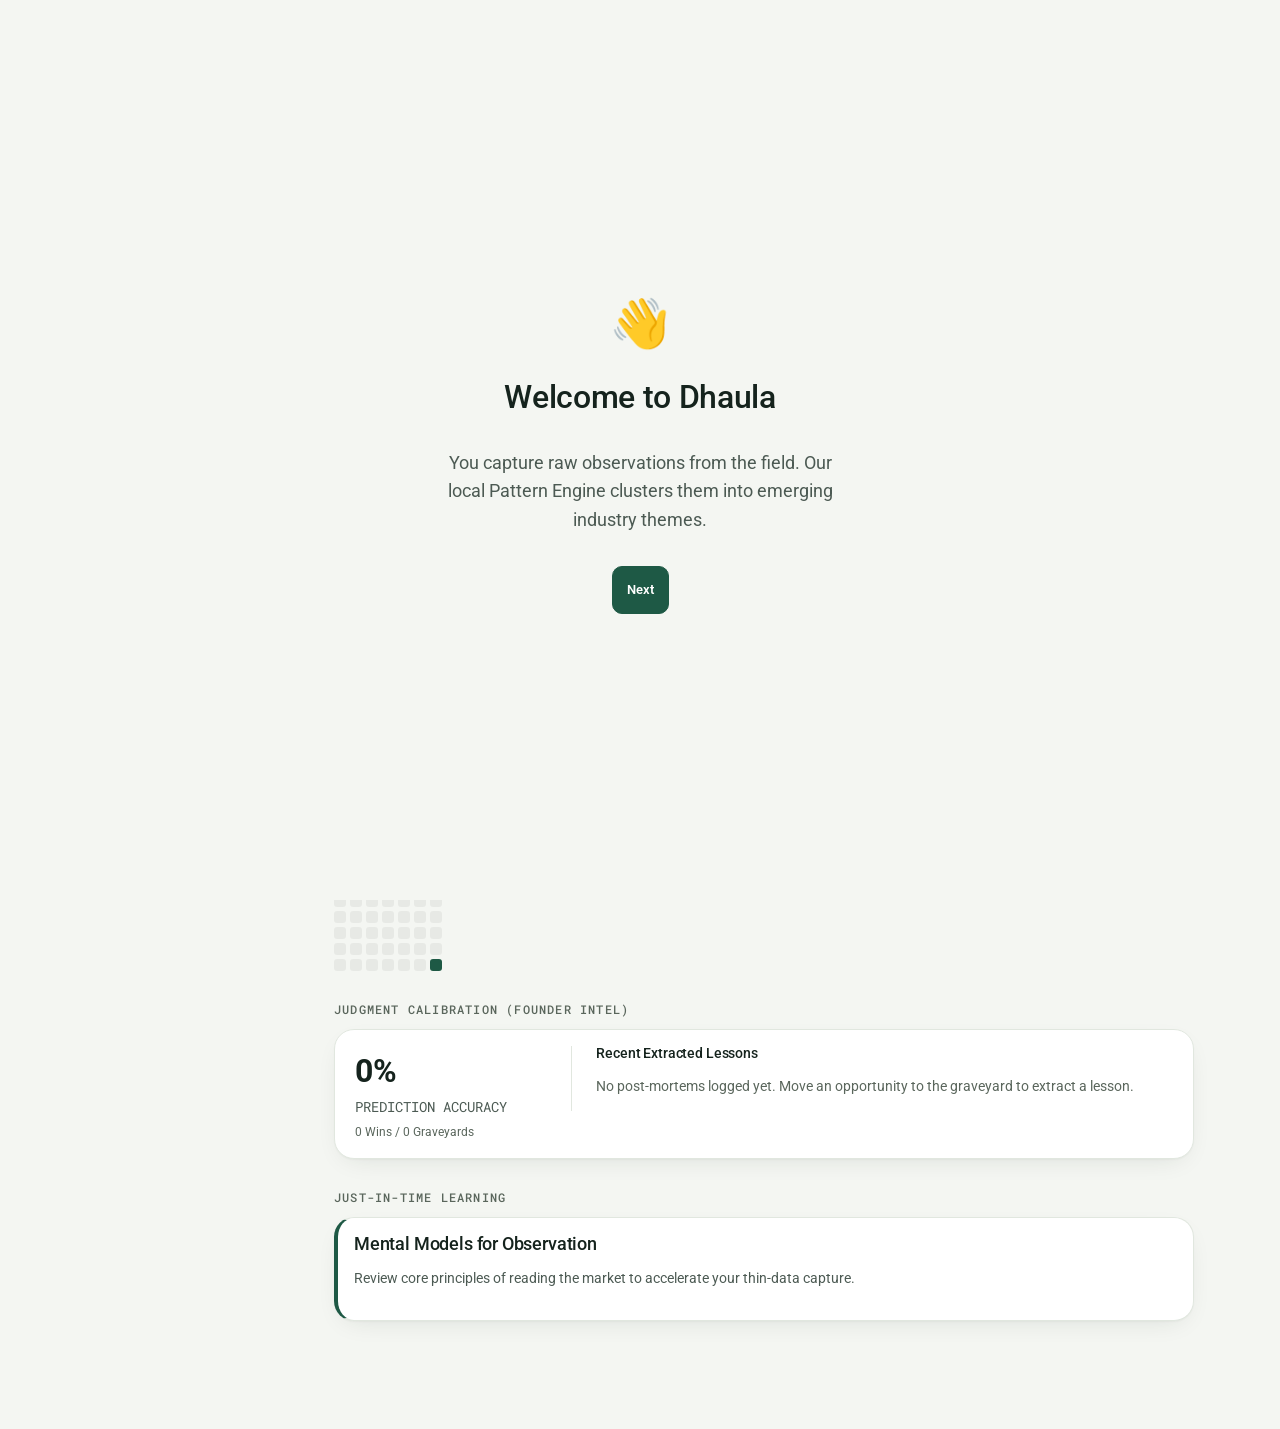
<file: index.html>
<!DOCTYPE html>
<html lang="en">
<head>
    <meta charset="utf-8">
    <meta name="viewport" content="width=device-width, initial-scale=1, viewport-fit=cover">
    <meta name="theme-color" content="#A8C789">
    <title>Dhaula v4.0</title>
    <link rel="manifest" href="manifest.webmanifest">
    <link rel="icon" type="image/svg+xml" href="data:image/svg+xml,%3Csvg xmlns='http://www.w3.org/2000/svg' viewBox='0 0 24 24'%3E%3Cpath fill='%23A8C789' d='M12 2L2 7l10 5 10-5-10-5z'/%3E%3C/svg%3E">
    <link rel="preconnect" href="https://fonts.googleapis.com">
    <link rel="preconnect" href="https://fonts.gstatic.com" crossorigin>
    <link href="https://fonts.googleapis.com/css2?family=Roboto:wght@400;500;700&family=Roboto+Mono:wght@500;700&display=swap" rel="stylesheet">
    <link rel="stylesheet" href="css/design-system.css">
    <script>
        (function() {
            try {
                let theme = localStorage.getItem('nf_theme');
                if (!theme) {
                    theme = window.matchMedia('(prefers-color-scheme: dark)').matches ? 'dark' : 'light';
                }
                document.documentElement.setAttribute('data-theme', theme);
            } catch (e) {}
        })();
    </script>
</head>
<body>
    <!-- SVG Sprite -->
    <svg width="0" height="0" style="position:absolute" aria-hidden="true">
        <symbol id="i-home" viewBox="0 0 24 24"><path d="M4 11.5 12 4l8 7.5"/><path d="M6 10.5V20h12v-9.5"/><path d="M10 20v-5h4v5"/></symbol>
        <symbol id="i-grid" viewBox="0 0 24 24"><rect x="3" y="3" width="18" height="18" rx="2"/><path d="M9 3v18M15 3v18M3 9h18M3 15h18"/></symbol>
        <symbol id="i-compass" viewBox="0 0 24 24"><circle cx="12" cy="12" r="9"/><path d="m15.5 8.5-2 5-5 2 2-5z"/></symbol>
        <symbol id="i-arrow" viewBox="0 0 24 24"><path d="M5 12h14M13 6l6 6-6 6"/></symbol>
        <symbol id="i-star" viewBox="0 0 24 24"><path d="m12 4 2.5 5 5.5.8-4 3.9 1 5.5L12 17l-4.9 2.6 1-5.5-4-3.9 5.5-.8z"/></symbol>
        <symbol id="i-bulb" viewBox="0 0 24 24"><path d="M9.5 18.5h5M10.5 21h3M8 11a4 4 0 1 1 8 0c0 2-1.4 3-2 4.5h-4C9.4 14 8 13 8 11z"/></symbol>
        <symbol id="i-search" viewBox="0 0 24 24"><circle cx="11" cy="11" r="8"></circle><line x1="21" y1="21" x2="16.65" y2="16.65"></line></symbol>
        <symbol id="i-target" viewBox="0 0 24 24"><circle cx="12" cy="12" r="10"></circle><circle cx="12" cy="12" r="6"></circle><circle cx="12" cy="12" r="2"></circle></symbol>
        <symbol id="i-building" viewBox="0 0 24 24"><rect x="4" y="2" width="16" height="20" rx="2" ry="2"></rect><path d="M9 22v-4h6v4"></path><path d="M8 6h.01M16 6h.01M12 6h.01M12 10h.01M16 10h.01M8 10h.01M8 14h.01M12 14h.01M16 14h.01"></path></symbol>
        <symbol id="i-spark" viewBox="0 0 24 24"><path d="m12 3-1.912 5.813a2 2 0 0 1-1.275 1.275L3 12l5.813 1.912a2 2 0 0 1 1.275 1.275L12 21l1.912-5.813a2 2 0 0 1 1.275-1.275L21 12l-5.813-1.912a2 2 0 0 1-1.275-1.275L12 3Z"/></symbol>
        <symbol id="i-cross" viewBox="0 0 24 24"><path d="M18 6 6 18"/><path d="m6 6 12 12"/></symbol>
        <symbol id="i-users" viewBox="0 0 24 24"><path d="M16 21v-2a4 4 0 0 0-4-4H6a4 4 0 0 0-4 4v2"/><circle cx="9" cy="7" r="4"/><path d="M22 21v-2a4 4 0 0 0-3-3.87"/><path d="M16 3.13a4 4 0 0 1 0 7.75"/></symbol>
        <symbol id="i-mic" viewBox="0 0 24 24" fill="none" stroke="currentColor" stroke-width="2" stroke-linecap="round" stroke-linejoin="round"><path d="M12 1a3 3 0 0 0-3 3v8a3 3 0 0 0 6 0V4a3 3 0 0 0-3-3z"></path><path d="M19 10v2a7 7 0 0 1-14 0v-2"></path><line x1="12" y1="19" x2="12" y2="23"></line><line x1="8" y1="23" x2="16" y2="23"></line></symbol>
        <symbol id="i-image" viewBox="0 0 24 24" fill="none" stroke="currentColor" stroke-width="2" stroke-linecap="round" stroke-linejoin="round"><rect x="3" y="3" width="18" height="18" rx="2" ry="2"></rect><circle cx="8.5" cy="8.5" r="1.5"></circle><polyline points="21 15 16 10 5 21"></polyline></symbol>
        <symbol id="i-people" viewBox="0 0 24 24"><path d="M17 21v-2a4 4 0 0 0-4-4H5a4 4 0 0 0-4 4v2"></path><circle cx="9" cy="7" r="4"></circle><path d="M23 21v-2a4 4 0 0 0-3-3.87"></path><path d="M16 3.13a4 4 0 0 1 0 7.75"></path></symbol>
        <symbol id="i-stack" viewBox="0 0 24 24"><polygon points="12 2 2 7 12 12 22 7 12 2"></polygon><polyline points="2 12 12 17 22 12"></polyline><polyline points="2 17 12 22 22 17"></polyline></symbol>
    </svg>

    <div class="app" id="app-root">
        <!-- Layout injected by app.js -->
    </div>
    
    <!-- Toast Root -->
    <div id="toast-root" class="toast-container"></div>

    <!-- Custom Dialog Overlay -->
    <div id="dialog-backdrop" style="display:none; position:fixed; inset:0; background:rgba(20,40,30,0.5); backdrop-filter:blur(4px); z-index:1000; align-items:center; justify-content:center;">
        <div class="card" style="width:90%; max-width:440px; padding:24px; box-shadow:0 24px 48px rgba(0,0,0,0.2);">
            <h3 id="dialog-title" style="margin-bottom:16px; font-size:1.2rem;">Title</h3>
            <p id="dialog-msg" style="margin-bottom:20px; color:var(--ink-soft); display:none; font-size:1rem;"></p>
            <textarea id="dialog-input" class="input" style="width:100%; min-height:80px; margin-bottom:20px; font-size:1rem;" placeholder="Type here..."></textarea>
            <div style="display:flex; justify-content:flex-end; gap:12px;">
                <button id="dialog-btn-cancel" class="btn" onclick="app.closeDialog(false)">Cancel</button>
                <button id="dialog-btn-confirm" class="btn btn--primary" onclick="app.closeDialog(true)">Save</button>
            </div>
        </div>
    </div>

    <!-- Interactive Tour Overlay -->
    <div id="tour-backdrop" class="tour-overlay">
        <h3 id="tour-step-title">Step 1</h3>
        <p id="tour-step-desc">Description</p>
        <div class="tour-actions">
            <button id="tour-btn-skip" style="background:transparent; color:var(--primary-soft); padding:8px 0;" onclick="app.endSimulator()">End Tour</button>
            <button id="tour-btn-next" onclick="app.nextTourStep()">Next</button>
        </div>
    </div>

    <!-- Global Universal Capture Modal -->
    <div id="uc-backdrop" onclick="if(event.target===this) app.toggleUniversalCapture()" style="display:none; position:fixed; inset:0; background:rgba(0,0,0,0.4); backdrop-filter:blur(10px); z-index:9999; justify-content:center; align-items:center; padding:16px;">
        <div style="width:100%; max-width:600px; background:var(--card); border:1px solid var(--line); border-radius:16px; box-shadow:0 -12px 48px rgba(0,0,0,0.1); overflow:hidden; padding-bottom:env(safe-area-inset-bottom);">
            <div style="display:flex; justify-content:center; padding-top:12px; margin-bottom:-4px;"><div style="width:40px; height:4px; border-radius:2px; background:var(--line);"></div></div>
            <div style="padding:16px 24px; border-bottom:1px solid var(--line); display:flex; justify-content:space-between; align-items:center;">
                <span style="font-family:'Roboto Mono',monospace; font-size:0.75rem; text-transform:uppercase; letter-spacing:0.1em; color:var(--ink-faint);">Universal Capture</span>
                <span onclick="app.toggleUniversalCapture()" style="font-size:0.75rem; color:var(--ink-soft); cursor:pointer; font-weight:600;">Close ✕</span>
            </div>
            <div style="padding:24px;">
                <div style="position:relative; margin-bottom:8px;">
                    <textarea id="uc-input" placeholder="What did you see? (e.g. 'Met Arthur, he hates his current supplier...')" oninput="app.handleCaptureInput(event)" style="width:100%; min-height:40px; font-size:1.2rem; border:none; padding:0; background:transparent; resize:none; outline:none; box-shadow:none; color:var(--ink); line-height:1.5; font-family:'Roboto',sans-serif; overflow:hidden;"></textarea>
                    <div style="position:absolute; right:0; bottom:0; display:flex; gap:4px;">
                        <label for="uc-photo" class="btn btn--sm" style="background:transparent; border:none; color:var(--ink-soft); padding:8px; border-radius:50%; transition:all 0.2s; cursor:pointer;"><svg class="ic"><use href="#i-image"/></svg></label>
                        <input type="file" id="uc-photo" accept="image/*" capture="environment" style="display:none;" onchange="app.handlePhotoSelect(event)">
                        <button id="btn-mic" onclick="app.toggleVoiceCapture()" class="btn btn--sm" style="background:transparent; border:none; color:var(--ink-soft); padding:8px; border-radius:50%; transition:all 0.2s;"><svg class="ic"><use href="#i-mic"/></svg></button>
                    </div>
                </div>
                <div id="uc-photo-preview" style="display:none; width:60px; height:60px; border-radius:8px; background-size:cover; background-position:center; margin-bottom:12px; border:1px solid var(--line); position:relative;">
                    <button onclick="app.clearPhoto()" style="position:absolute; top:-6px; right:-6px; background:#c92a2a; color:#fff; border:none; border-radius:50%; width:20px; height:20px; font-size:10px; cursor:pointer;">✕</button>
                </div>
                <div style="display:flex; justify-content:space-between; align-items:center;">
                    <span style="font-size:0.8rem; color:var(--ink-faint); display:flex; align-items:center; gap:6px;"><svg class="ic" style="color:var(--good);"><use href="#i-spark"/></svg> Pattern Engine Active</span>
                    <button class="btn btn--primary" onclick="app.captureObservation()">Log Observation</button>
                </div>
            </div>
        </div>
    </div>

    <!-- Add Business Modal -->
    <div id="add-business-backdrop" onclick="if(event.target===this) app.toggleAddBusiness()" style="display:none; position:fixed; inset:0; background:rgba(0,0,0,0.4); backdrop-filter:blur(10px); z-index:9999; justify-content:center; align-items:center; padding:16px;">
        <div style="width:100%; max-width:600px; background:var(--card); border:1px solid var(--line); border-radius:16px; box-shadow:0 -12px 48px rgba(0,0,0,0.1); overflow:hidden; padding-bottom:env(safe-area-inset-bottom);">
            <div style="padding:16px 24px; border-bottom:1px solid var(--line); display:flex; justify-content:space-between; align-items:center;">
                <span style="font-family:'Roboto Mono',monospace; font-size:0.75rem; text-transform:uppercase; letter-spacing:0.1em; color:var(--ink-faint);">New Entity</span>
                <span onclick="app.toggleAddBusiness()" style="font-size:0.75rem; color:var(--ink-soft); cursor:pointer; font-weight:600;">Close ✕</span>
            </div>
            <div style="padding:24px;">
                <div style="display:flex; gap:16px; margin-bottom:16px;">
                    <div style="flex:1;">
                        <label style="display:block; font-size:0.85rem; font-weight:600; margin-bottom:8px;">Business Name</label>
                        <input type="text" id="add-business-name" class="input" style="width:100%;" placeholder="e.g. Hotel Alpine">
                    </div>
                    <div style="flex:1;">
                        <label style="display:block; font-size:0.85rem; font-weight:600; margin-bottom:8px;">Industry</label>
                        <input type="text" id="add-business-industry" class="input" style="width:100%;" placeholder="e.g. Hospitality">
                    </div>
                </div>
                
                <div style="display:flex; gap:16px; margin-bottom:16px;">
                    <div style="flex:1;">
                        <label style="display:block; font-size:0.85rem; font-weight:600; margin-bottom:8px;">Contact Person</label>
                        <input type="text" id="add-business-dm" class="input" style="width:100%;" placeholder="e.g. Rajat (Owner)">
                    </div>
                    <div style="flex:1;">
                        <label style="display:block; font-size:0.85rem; font-weight:600; margin-bottom:8px;">Phone</label>
                        <input type="tel" id="add-business-phone" class="input" style="width:100%;" placeholder="e.g. +91 98765 43210">
                    </div>
                </div>

                <label style="display:block; font-size:0.85rem; font-weight:600; margin-bottom:8px;">Notes</label>
                <textarea id="add-business-notes" class="input" style="width:100%; min-height:80px; margin-bottom:24px; resize:none;" placeholder="Initial context or background..."></textarea>
                
                <div style="display:flex; justify-content:flex-end;">
                    <button class="btn btn--primary" style="width:100%; justify-content:center; padding:12px;" onclick="app.createBusiness()">Create Entity</button>
                </div>
            </div>
        </div>
    </div>

    <!-- Engine Scripts -->
    <script src="modules/db.js"></script>
    <script src="data/personas.js"></script>
    <script src="app.js"></script>
    <script>
        // Only attempt to register ServiceWorker if served over http/https (prevents file:// crash)
        if ('serviceWorker' in navigator && (window.location.protocol === 'http:' || window.location.protocol === 'https:')) {
            navigator.serviceWorker.register('sw.js').catch(err => console.log('SW Registration failed:', err));
        }
    </script>
</body>
</html>
</file>
<file: css/design-system.css>
/* ============================================================
   NORTH V3 OS — Card Atlas Design System
   ============================================================ */
:root{
  --bg:#F4F6F2; --ink:#15231D; --ink-soft:#4C5A53; --ink-faint:#5A665C;
  --line:#E1E7DF; --line-strong:#D4DCD3; --card:#FFFFFF;
  --primary:#1E5945; --primary-deep:#143E30; --primary-soft:#E7F0EA;
  --glow:rgba(30,89,69,.06);
  --good:#2E8B6B; --good-soft:#E6F3EC;
  --watch:#B7740E; --watch-ink:#8A5705; --watch-soft:#FBF0DA;
  --alert:#BC4B45; --alert-ink:#9A3A35; --alert-soft:#FAE9E7;
  --c1:#3E7A5A; --c2:#B7740E; --c3:#2E6F8E; --c4:#8A5A7E; --c5:#9A6B3F; --c6:#4E7E8C;
  --radius:20px; --shadow:0 1px 2px rgba(20,40,30,.04),0 8px 28px -12px rgba(20,40,30,.14);
}
*{box-sizing:border-box}
html{-webkit-text-size-adjust:100%}
body{margin:0;background:radial-gradient(1200px 500px at 80% -10%,var(--glow),transparent 60%),var(--bg);color:var(--ink);font-family:'Roboto',system-ui,sans-serif;line-height:1.6;-webkit-font-smoothing:antialiased}
.ic{width:1em;height:1em;stroke:currentColor;fill:none;stroke-width:1.8;stroke-linecap:round;stroke-linejoin:round;vertical-align:-.13em}
h1,h2,h3{font-family:var(--font-heading, inherit);font-weight:500;letter-spacing:-.01em;line-height:1.14;margin:0}
kbd{font-family:'Roboto Mono',monospace;font-size:.78em;border:1px solid var(--line-strong);border-bottom-width:2px;border-radius:6px;padding:1px 6px;background:var(--card);white-space:nowrap}
code{font-family:'Roboto Mono',monospace;font-size:.85em;background:#FAFBF8;border:1px solid var(--line);border-radius:6px;padding:1px 6px;color:var(--ink)}
a{color:var(--primary)}
.eyebrow{font-family:'Roboto Mono',monospace;font-size:.72rem;letter-spacing:.18em;text-transform:uppercase;color:var(--primary);font-weight:500;display:flex;align-items:center;gap:.6em}
.eyebrow::before{content:"";width:24px;height:1px;background:var(--primary);opacity:.5}
.stats{display:grid;grid-template-columns:repeat(var(--n,3),1fr);gap:14px;margin-top:6px}
.stat{background:var(--card);border:1px solid var(--line);border-radius:var(--radius);padding:20px 22px;box-shadow:var(--shadow);position:relative;overflow:hidden}
.stat::before{content:"";position:absolute;left:0;top:0;bottom:0;width:4px;background:var(--cat,var(--primary))}
.stat .big{font-family:var(--font-heading, inherit);font-size:2.6rem;font-weight:600;line-height:1;color:var(--cat,var(--primary))}
.stat .lbl{font-weight:600;margin-top:8px;font-size:.95rem}
.stat .sub{color:var(--ink-faint);font-size:.82rem;margin-top:3px;line-height:1.45}
.sec-head{margin-bottom:22px}
.sec-head h2{font-size:clamp(1.6rem,3.6vw,2.2rem);margin-top:0}
.sec-head p{color:var(--ink-soft);margin:9px 0 0;max-width:66ch}
.card{background:var(--card);border:1px solid var(--line);border-radius:var(--radius);padding:24px 26px;box-shadow:var(--shadow);margin-bottom:18px;position:relative;overflow:hidden}
.card.cat{padding-left:30px}
.card.cat::before{content:"";position:absolute;left:0;top:0;bottom:0;width:4px;background:var(--bc,var(--primary))}
.card-top{display:flex;justify-content:space-between;align-items:flex-start;gap:14px;flex-wrap:wrap}
.card-title{display:flex;align-items:center;gap:14px}
.ico{width:42px;height:42px;border-radius:12px;flex:none;display:grid;place-items:center;background:var(--primary-soft);color:var(--primary)}
.ico .ic{width:22px;height:22px}
.card.cat .ico{background:color-mix(in srgb,var(--bc) 13%,var(--card));color:var(--bc)}
.card-title h3{font-size:1.28rem}
.card-title .val{font-family:'Roboto Mono',monospace;font-size:.8rem;color:var(--ink-faint);margin-top:3px;font-weight:500;letter-spacing:.02em}
.lead{color:var(--ink-soft);margin:13px 0 0;font-size:.95rem}
.grid{display:grid;gap:18px}.g2{grid-template-columns:1fr 1fr}.g3{grid-template-columns:repeat(3,1fr)}
.pill{display:inline-flex;align-items:center;gap:7px;border-radius:999px;padding:5px 12px;font-size:.74rem;font-weight:700;white-space:nowrap;font-family:'Roboto Mono',monospace}
.pill::before{content:"";width:7px;height:7px;border-radius:50%;background:currentColor}
.pill--good{background:var(--good-soft);color:var(--good)}
.pill--watch{background:var(--watch-soft);color:var(--watch-ink)}
.pill--alert{background:var(--alert-soft);color:var(--alert-ink)}
.pill--brand{background:var(--primary-soft);color:var(--primary)}
.note{margin-top:16px;border-radius:14px;padding:15px 17px;font-size:.92rem;display:flex;gap:12px;align-items:flex-start;line-height:1.55}
.note .ic{width:18px;height:18px;flex:none;margin-top:2px}
.note--you{background:var(--primary-soft);color:var(--primary-deep)}.note--you b{color:var(--primary-deep)}
.note--done{background:var(--good-soft);color:#1f5f47}.note--done b{color:#17452f}
.note--warn{background:var(--watch-soft);color:var(--watch-ink)}.note--warn b{color:#6e4604}
ul.list{list-style:none;margin:12px 0 0;padding:0}
ul.list li{position:relative;padding:9px 0 9px 24px;border-top:1px solid var(--line);color:var(--ink-soft);font-size:.92rem;line-height:1.55}
ul.list li:first-child{border-top:0}
ul.list li::before{content:"";position:absolute;left:2px;top:17px;width:7px;height:7px;border-radius:50%;background:var(--bc,var(--primary));opacity:.9}
ul.list li b{color:var(--ink);font-weight:600}
ol.steps{list-style:none;counter-reset:s;margin:12px 0 0;padding:0}
ol.steps li{counter-increment:s;display:flex;gap:13px;align-items:flex-start;padding:9px 0;font-size:.93rem;color:var(--ink-soft)}
ol.steps li::before{content:counter(s);font-family:'Roboto Mono',monospace;font-weight:700;font-size:.72rem;flex:none;width:24px;height:24px;border-radius:7px;background:color-mix(in srgb,var(--primary) 12%,#fff);color:var(--primary);display:grid;place-items:center;margin-top:1px}
ol.steps b{color:var(--ink);font-weight:600}
.minigrid{display:grid;grid-template-columns:repeat(var(--m,3),1fr);gap:12px;margin-top:6px}
.cell{border:1px solid var(--line);border-radius:12px;padding:13px 14px;background:#FAFBF8}
.cell .t{font-family:'Roboto Mono',monospace;font-size:.63rem;text-transform:uppercase;letter-spacing:.05em;color:var(--ink-faint);display:flex;gap:6px;align-items:center}
.cell .t .ic{width:13px;height:13px;color:var(--primary)}
.cell .v{font-weight:600;margin-top:5px;font-size:1rem}.cell .v small{font-weight:400;color:var(--ink-faint);font-size:.78rem}
.cell.lever{background:var(--primary-soft);border-color:transparent}.cell.lever .v,.cell.lever .t{color:var(--primary)}
.track{display:flex;gap:3px;height:56px;border-radius:10px;margin-top:8px}
.seg{border-radius:7px;display:flex;flex-direction:column;justify-content:center;align-items:center;text-align:center;padding:4px;line-height:1.2;min-width:0;overflow:hidden}
.seg .sname{font-size:.66rem;font-weight:700}
.seg .srange{font-family:'Roboto Mono',monospace;font-size:.6rem;opacity:.85;margin-top:2px}
.seg--good{background:var(--good-soft);color:#256f55}
.seg--watch{background:var(--watch-soft);color:var(--watch-ink)}
.seg--alert{background:var(--alert-soft);color:var(--alert-ink)}
.seg--flat{background:#ECEFEA;color:var(--ink-faint)}
.cardgrid{display:grid;grid-template-columns:repeat(auto-fill,minmax(170px,1fr));gap:12px}
.tile{position:relative;display:block;text-decoration:none;border:1px solid var(--line);border-top:3px solid var(--dc,var(--primary));border-radius:14px;padding:14px 15px;background:var(--card);box-shadow:var(--shadow);transition:transform .15s ease,box-shadow .15s ease;cursor:pointer}
a.tile:hover,.tile:hover{transform:translateY(-3px);box-shadow:0 2px 4px rgba(20,40,30,.05),0 16px 34px -14px rgba(20,40,30,.22)}
.tile .tn{font-family:'Roboto Mono',monospace;font-size:.62rem;font-weight:700;letter-spacing:.06em;color:var(--dc,var(--primary));display:flex;align-items:center;justify-content:space-between}
.tile .tn .ic{width:14px;height:14px}
.tile .tt{font-family:var(--font-heading, inherit);font-size:1.02rem;font-weight:600;margin:6px 0 4px;line-height:1.15;color:var(--ink)}
.tile .td{font-size:.78rem;color:var(--ink-soft);line-height:1.4}
.tile .go{margin-top:10px;font-family:'Roboto Mono',monospace;font-size:.63rem;font-weight:700;color:var(--dc,var(--primary));display:flex;align-items:center;gap:5px}
.tile .go .ic{width:13px;height:13px}
.pagenav{display:flex;gap:12px;margin-top:24px;align-items:stretch}
.pagenav a,.pagenav span{flex:1;border:1px solid var(--line);border-radius:14px;padding:14px 16px;text-decoration:none;background:var(--card);box-shadow:var(--shadow);display:flex;flex-direction:column;gap:3px;cursor:pointer}
.pagenav .dir{font-family:'Roboto Mono',monospace;font-size:.62rem;text-transform:uppercase;letter-spacing:.08em;color:var(--ink-faint)}
.pagenav .ttl{font-family:var(--font-heading, inherit);font-weight:600;color:var(--ink);font-size:.98rem}
.pagenav a:hover{border-color:var(--primary)}.pagenav a:hover .ttl{color:var(--primary)}
.pagenav .disabled{opacity:.5}.pagenav .nextcol{text-align:right}
.codeblock{font-family:'Roboto Mono',monospace;font-size:.76rem;background:#FAFBF8;border:1px solid var(--line);border-radius:12px;padding:14px 16px;color:var(--ink);overflow-x:auto;white-space:pre;line-height:1.7;margin-top:12px}
.closing{margin-top:18px;background:var(--primary);color:#eaf4ee;border-radius:var(--radius);padding:26px 30px;display:flex;gap:16px;align-items:flex-start}
.closing .ic{width:24px;height:24px;flex:none;color:#bfe0cd;margin-top:2px}
.closing h3{color:#fff;font-size:1.22rem;margin:0 0 6px}
.closing p{margin:0;color:#cfe6d8;font-size:.95rem}

/* =====================  APP LAYOUT  ===================== */
.app{display:grid;grid-template-columns:248px 1fr;min-height:100vh}
.side{position:sticky;top:0;align-self:start;height:100vh;overflow-y:auto;background:color-mix(in srgb,var(--card) 70%,var(--bg));border-right:1px solid var(--line);padding:16px 12px;display:flex;flex-direction:column;gap:4px}
.side .brand{display:flex;align-items:center;gap:10px;text-decoration:none;color:var(--ink);padding:6px 8px 14px}
.side .brand .mark{width:30px;height:30px;border-radius:9px;background:var(--primary);color:#fff;display:grid;place-items:center;flex:none}
.side .brand .mark .ic{width:17px;height:17px}
.side .brand .bt{font-family:var(--font-heading, inherit);font-weight:600;font-size:1.04rem;line-height:1}
.side .brand .bt small{display:block;font-family:'Roboto Mono',monospace;font-weight:500;font-size:.54rem;letter-spacing:.14em;text-transform:uppercase;color:var(--ink-faint);margin-top:3px}
.side .seek{display:flex;align-items:center;gap:8px;border:1px solid var(--line);border-radius:10px;padding:8px 11px;margin:0 4px 10px;color:var(--ink-faint);font-size:.82rem;cursor:pointer;background:var(--card)}
.side .seek .ic{width:15px;height:15px}.side .seek kbd{margin-left:auto}
.navgroup{font-family:'Roboto Mono',monospace;font-size:.58rem;letter-spacing:.16em;text-transform:uppercase;color:var(--ink-faint);padding:14px 12px 5px}
.navlink{display:flex;align-items:center;gap:10px;text-decoration:none;color:var(--ink-soft);padding:8px 12px;border-radius:9px;font-size:.86rem;font-weight:500;cursor:pointer}
.navlink .ic{width:16px;height:16px;flex:none;color:var(--ink-faint)}
.navlink:hover{background:var(--primary-soft);color:var(--ink)}
.navlink.active{background:var(--primary-soft);color:var(--primary)}
.navlink.active .ic{color:var(--primary)}
.main{min-width:0}
.wrap{max-width:920px;margin:0 auto;padding:34px 30px 90px}
.phead{display:flex;align-items:flex-start;justify-content:space-between;gap:16px;flex-wrap:wrap;margin-bottom:6px}
.crumb{font-family:'Roboto Mono',monospace;font-size:.66rem;letter-spacing:.08em;text-transform:uppercase;color:var(--ink-faint);margin-bottom:10px;display:flex;gap:7px;align-items:center}
.crumb a{color:var(--ink-faint);text-decoration:none}.crumb a:hover{color:var(--primary)}
h1.ptitle{font-family:var(--font-heading, inherit);font-size:clamp(1.9rem,4.5vw,2.7rem);font-weight:500;margin:0}
.psub{color:var(--ink-soft);margin:10px 0 0;max-width:68ch}
.btn{display:inline-flex;align-items:center;gap:7px;border:1px solid var(--line);background:var(--card);color:var(--ink);border-radius:10px;padding:8px 14px;font-size:.82rem;font-weight:600;cursor:pointer;font-family:inherit;text-decoration:none}
.btn .ic{width:15px;height:15px}
.btn:hover{border-color:var(--primary);color:var(--primary)}
.btn--primary{background:var(--primary);color:#fff;border-color:var(--primary)}.btn--primary:hover{background:var(--primary-deep);color:#fff}
.btn--sm{padding:5px 10px;font-size:.74rem;border-radius:8px}
.row{display:flex;gap:10px;flex-wrap:wrap;align-items:center}
.tag{font-family:'Roboto Mono',monospace;font-size:.62rem;background:#FAFBF8;border:1px solid var(--line);border-radius:6px;padding:2px 7px;color:var(--ink-soft);cursor:pointer;text-decoration:none}
.tag:hover{border-color:var(--primary);color:var(--primary)}
.check{display:flex;align-items:flex-start;gap:11px;padding:10px 0;border-top:1px solid var(--line);cursor:pointer;font-size:.92rem;color:var(--ink-soft)}
.check:first-child{border-top:0}
.check .box{width:20px;height:20px;border:1.8px solid var(--line-strong);border-radius:6px;flex:none;display:grid;place-items:center;margin-top:1px;color:transparent;transition:.12s}
.check.on .box{background:var(--primary);border-color:var(--primary);color:#fff}
.check.on .lab{color:var(--ink-faint);text-decoration:line-through}
.check .box .ic{width:13px;height:13px}
.progbar{height:8px;background:var(--line);border-radius:999px;overflow:hidden;margin-top:6px}
.progbar > i{display:block;height:100%;background:var(--primary);border-radius:999px}
details.exp{border:1px solid var(--line);border-radius:14px;margin-bottom:12px;background:var(--card);overflow:hidden}
details.exp > summary{list-style:none;cursor:pointer;padding:16px 20px;display:flex;align-items:center;gap:12px;font-family:var(--font-heading, inherit);font-size:1.08rem;font-weight:600}
details.exp > summary::-webkit-details-marker{display:none}
details.exp > summary .num{font-family:'Roboto Mono',monospace;font-size:.7rem;font-weight:700;width:26px;height:26px;border-radius:7px;background:var(--primary-soft);color:var(--primary);display:grid;place-items:center;flex:none}
details.exp > summary .chev{margin-left:auto;color:var(--ink-faint);transition:.15s}
details.exp[open] > summary .chev{transform:rotate(90deg)}
details.exp .body{padding:0 20px 20px;color:var(--ink-soft);font-size:.93rem}
details.exp .body p{margin:10px 0}
.table{width:100%;border-collapse:collapse;margin-top:12px;font-size:.86rem}
.table th{text-align:left;font-family:'Roboto Mono',monospace;font-size:.62rem;letter-spacing:.06em;text-transform:uppercase;color:var(--ink-faint);font-weight:700;padding:8px 10px;border-bottom:1px solid var(--line-strong)}
.table td{padding:10px;border-bottom:1px solid var(--line);color:var(--ink-soft);vertical-align:top}
.table tr:hover td{background:#FAFBF8}
.input,select.input,textarea.input{width:100%;border:none;border-bottom:2px solid var(--line-strong);border-radius:6px 6px 0 0;padding:12px 14px;font-family:inherit;font-size:1rem;background:rgba(120,130,125,0.06);color:var(--ink);transition:border-color 0.2s, background 0.2s;}
textarea.input{min-height:80px;resize:vertical;line-height:1.5}
.input:focus{outline:none;border-bottom-color:var(--primary);background:rgba(120,130,125,0.1);}
.field{margin-bottom:12px}.field label{display:block;font-size:.74rem;font-weight:600;color:var(--ink-soft);margin-bottom:5px;font-family:'Roboto Mono',monospace;letter-spacing:.03em;text-transform:uppercase}
.backlinks{margin-top:22px;border-top:1px dashed var(--line-strong);padding-top:16px}
.backlinks .bl-h{font-family:'Roboto Mono',monospace;font-size:.64rem;letter-spacing:.1em;text-transform:uppercase;color:var(--ink-faint);margin-bottom:10px}
.chiplink{display:inline-flex;align-items:center;gap:6px;border:1px solid var(--line);border-radius:999px;padding:5px 12px;font-size:.78rem;text-decoration:none;color:var(--ink-soft);background:var(--card);margin:0 6px 6px 0;cursor:pointer}
.chiplink:hover{border-color:var(--primary);color:var(--primary)}
.chiplink .ic{width:13px;height:13px;color:var(--ink-faint)}
.empty{text-align:center;color:var(--ink-faint);padding:40px 20px;border:1px dashed var(--line-strong);border-radius:16px;background:rgba(255,255,255,.4)}
.empty .ic{width:30px;height:30px;color:var(--line-strong)}
/* command palette */
.pal-bg{position:fixed;inset:0;background:rgba(20,40,30,.28);-webkit-backdrop-filter:blur(3px);backdrop-filter:blur(3px);z-index:200;display:none;align-items:flex-start;justify-content:center;padding-top:12vh}
.pal-bg.on{display:flex}
.pal{width:min(640px,92vw);background:var(--card);border:1px solid var(--line);border-radius:18px;box-shadow:0 30px 80px -20px rgba(20,40,30,.5);overflow:hidden}
.pal input{width:100%;border:0;border-bottom:1px solid var(--line);padding:18px 20px;font-family:inherit;font-size:1.02rem;background:transparent;color:var(--ink)}
.pal input:focus{outline:none}
.pal-res{max-height:50vh;overflow-y:auto;padding:8px}
.pal-item{display:flex;align-items:center;gap:12px;padding:11px 14px;border-radius:10px;cursor:pointer;font-size:.9rem}
.pal-item .ic{width:16px;height:16px;color:var(--ink-faint);flex:none}
.pal-item .pk{font-family:'Roboto Mono',monospace;font-size:.6rem;color:var(--ink-faint);margin-left:auto;text-transform:uppercase;letter-spacing:.06em}
.pal-item.sel,.pal-item:hover{background:var(--primary-soft);color:var(--primary)}
.pal-item.sel .ic,.pal-item:hover .ic{color:var(--primary)}
.mobnav{display:none}
@media(max-width:860px){
  .app{grid-template-columns:1fr}
  .side{display:none}
  .wrap{padding:18px 18px 110px}
  .g2,.g3{grid-template-columns:1fr}.stats{grid-template-columns:1fr}
  .mobnav{display:flex;position:fixed;bottom:0;left:0;right:0;z-index:120;background:color-mix(in srgb,var(--card) 92%,transparent);-webkit-backdrop-filter:blur(10px);backdrop-filter:blur(10px);border-top:1px solid var(--line);padding:8px 6px env(safe-area-inset-bottom);justify-content:space-around}
  .mobnav a{flex:1;display:flex;flex-direction:column;align-items:center;gap:3px;text-decoration:none;color:var(--ink-faint);font-size:.58rem;font-family:'Roboto Mono',monospace;padding:5px 0;cursor:pointer}
  .mobnav a .ic{width:20px;height:20px}
  .mobnav a.active{color:var(--primary)}
}
@media (prefers-reduced-motion:reduce){*{transition:none!important}}

/* ===== PROJECT / DAY-PAGE COMPONENTS ===== */
.chips{display:flex;flex-wrap:wrap;gap:9px;margin-top:18px}
.tnode{display:inline-flex;align-items:center;gap:8px;background:var(--card);border:1px solid var(--line);border-radius:999px;padding:7px 13px;box-shadow:var(--shadow);font-family:'Roboto Mono',monospace;font-size:.74rem;color:var(--ink-soft)}
.tnode .ic{width:15px;height:15px;color:var(--primary)}
.capture{background:var(--primary-soft);border-radius:18px;padding:20px 22px;margin-top:18px}
.capture .ch{display:flex;align-items:center;gap:10px;font-family:var(--font-heading, inherit);font-weight:600;font-size:1.12rem;color:var(--primary-deep);margin:0 0 6px;line-height:1.2}
.capture .ch .ic{width:21px;height:21px;flex:none;color:var(--primary)}
.capture .intro{font-size:.96rem;line-height:1.6;color:var(--primary-deep);margin:0 0 10px}
.capture ol{list-style:none;counter-reset:cap;margin:0;padding:0}
.capture ol li{counter-increment:cap;position:relative;padding:9px 0 9px 38px;font-size:.96rem;line-height:1.55;color:var(--ink)}
.capture ol li+li{border-top:1px solid color-mix(in srgb,var(--primary) 14%,transparent)}
.capture ol li::before{content:counter(cap);position:absolute;left:0;top:9px;font-family:'Roboto Mono',monospace;font-weight:700;font-size:.72rem;width:26px;height:26px;border-radius:8px;background:var(--primary);color:#fff;display:grid;place-items:center}
.capture ol li b{color:var(--primary-deep);font-weight:600}
.inspo{display:inline-flex;align-items:center;gap:8px;text-decoration:none;font-family:'Roboto Mono',monospace;font-size:.72rem;font-weight:700;color:var(--primary);background:var(--card);border:1px solid var(--line-strong);border-radius:999px;padding:9px 15px;margin-top:14px;box-shadow:var(--shadow);transition:background .15s,color .15s,border-color .15s}
.inspo:hover{background:var(--primary);color:#fff;border-color:var(--primary)}
.inspo .ic{width:15px;height:15px}
.playback{margin-top:16px;border:1px solid var(--line);border-radius:18px;padding:20px 24px;background:var(--card);box-shadow:var(--shadow)}
.playback .ph{display:flex;align-items:center;gap:11px;font-family:var(--font-heading, inherit);font-weight:600;font-size:1.16rem;color:var(--ink);margin:0 0 10px}
.playback .ph .ic{width:23px;height:23px;flex:none;color:var(--primary)}
.playback .beat{display:flex;gap:13px;align-items:flex-start;padding:10px 0;font-size:.97rem;line-height:1.55;color:var(--ink-soft)}
.playback .beat+.beat{border-top:1px solid var(--line)}
.playback .beat .tc{font-family:'Roboto Mono',monospace;font-weight:700;font-size:.78rem;flex:none;color:#fff;background:var(--primary);border-radius:7px;padding:4px 9px;margin-top:1px;white-space:nowrap}
.playback .beat b{color:var(--ink)}
.playback .land{margin:12px 0 0;font-size:1rem;line-height:1.6;color:var(--primary-deep);font-weight:500}
.mstage{display:inline-flex;align-items:center;gap:6px;border-radius:999px;padding:4px 11px;font-family:'Roboto Mono',monospace;font-size:.66rem;font-weight:700;color:#fff}
.stepper{display:flex;gap:3px;margin-top:10px;flex-wrap:wrap}
.stepper .st{flex:1;min-width:54px;border-radius:6px;padding:6px 4px;text-align:center;font-family:'Roboto Mono',monospace;font-size:.56rem;font-weight:700;background:#ECEFEA;color:var(--ink-faint);line-height:1.25}
.stepper .st.done{background:var(--primary-soft);color:var(--primary)}
.stepper .st.now{background:var(--primary);color:#fff}
.skillnode{position:relative;display:block;text-decoration:none;border:1px solid var(--line);border-left:4px solid var(--sc,var(--primary));border-radius:12px;padding:13px 15px;background:var(--card);box-shadow:var(--shadow);cursor:pointer;transition:transform .15s,box-shadow .15s}
.skillnode:hover{transform:translateY(-2px);box-shadow:0 2px 4px rgba(20,40,30,.05),0 14px 30px -14px rgba(20,40,30,.2)}
.skillnode .sname{font-family:var(--font-heading, inherit);font-weight:600;font-size:1.02rem;color:var(--ink)}
.skillnode .sblurb{font-size:.8rem;color:var(--ink-soft);margin-top:3px;line-height:1.4}

#universal-command {
    transition: all 0.2s ease;
}
#universal-command:focus {
    box-shadow: 0 8px 24px rgba(30,89,69,.15);
    border-color: var(--primary);
    transform: translateY(-2px);
}

/* INTERACTIVE TOUR OVERLAY */
.tour-overlay {
    position: fixed;
    bottom: 80px;
    left: 50%;
    transform: translateX(-50%);
    width: 90%;
    max-width: 480px;
    background: var(--primary-deep);
    color: #fff;
    border-radius: 16px;
    padding: 20px 24px;
    box-shadow: 0 24px 48px rgba(0,0,0,0.3);
    z-index: 10000;
    display: none;
    flex-direction: column;
    gap: 12px;
}
.tour-overlay h3 {
    color: var(--primary-soft);
    font-family: 'Roboto Mono', monospace;
    font-size: 0.75rem;
    letter-spacing: 0.1em;
    text-transform: uppercase;
    margin: 0;
}
.tour-overlay p {
    font-size: 1.05rem;
    margin: 0;
    line-height: 1.5;
}
.tour-overlay .tour-actions {
    display: flex;
    justify-content: space-between;
    align-items: center;
    margin-top: 8px;
}
.tour-overlay button {
    background: #fff;
    color: var(--primary-deep);
    border: none;
    border-radius: 8px;
    padding: 8px 16px;
    font-weight: 600;
    cursor: pointer;
    font-family: inherit;
}
.tour-overlay button:hover {
    background: var(--primary-soft);
}

/* AI Tutor Sidebar */
.tutor-sidebar {
    position: fixed;
    top: 0;
    right: -400px;
    width: 400px;
    height: 100vh;
    background: var(--surface);
    border-left: 1px solid var(--line);
    box-shadow: -4px 0 24px rgba(0,0,0,0.05);
    z-index: 100;
    transition: right 0.3s cubic-bezier(0.16, 1, 0.3, 1);
    display: flex;
    flex-direction: column;
}

.tutor-sidebar.open {
    right: 0;
}

.tutor-header {
    padding: 20px;
    border-bottom: 1px solid var(--line);
    display: flex;
    justify-content: space-between;
    align-items: center;
}

.tutor-chat {
    flex: 1;
    overflow-y: auto;
    padding: 20px;
    display: flex;
    flex-direction: column;
    gap: 16px;
}

.tutor-msg {
    padding: 12px 16px;
    border-radius: 8px;
    font-size: 0.95rem;
    line-height: 1.5;
    max-width: 90%;
}

.tutor-msg.user {
    background: var(--primary-soft);
    color: var(--ink);
    align-self: flex-end;
    border-bottom-right-radius: 2px;
}

.tutor-msg.ai {
    background: var(--card);
    border: 1px solid var(--line);
    color: var(--ink);
    align-self: flex-start;
    border-bottom-left-radius: 2px;
}

.tutor-input-area {
    padding: 20px;
    border-top: 1px solid var(--line);
    display: flex;
    flex-direction: column;
    gap: 12px;
}

 
 / *   M I S S I O N   8   A D D I T I O N S   * / 
 
 . t o a s t - c o n t a i n e r   { 
 
         p o s i t i o n :   f i x e d ; 
 
         b o t t o m :   2 4 p x ; 
 
         l e f t :   5 0 % ; 
 
         t r a n s f o r m :   t r a n s l a t e X ( - 5 0 % ) ; 
 
         d i s p l a y :   f l e x ; 
 
         f l e x - d i r e c t i o n :   c o l u m n ; 
 
         g a p :   1 2 p x ; 
 
         z - i n d e x :   9 9 9 9 ; 
 
         p o i n t e r - e v e n t s :   n o n e ; 
 
         a l i g n - i t e m s :   c e n t e r ; 
 
 } 
 
 
 
 . t o a s t   { 
 
         b a c k g r o u n d :   # 1 1 1 ; 
 
         c o l o r :   # f f f ; 
 
         p a d d i n g :   1 2 p x   2 0 p x ; 
 
         b o r d e r - r a d i u s :   9 9 9 p x ; 
 
         f o n t - s i z e :   0 . 9 5 r e m ; 
 
         b o x - s h a d o w :   0   8 p x   2 4 p x   r g b a ( 0 , 0 , 0 , 0 . 2 ) ; 
 
         d i s p l a y :   f l e x ; 
 
         a l i g n - i t e m s :   c e n t e r ; 
 
         g a p :   1 2 p x ; 
 
         p o i n t e r - e v e n t s :   a u t o ; 
 
         a n i m a t i o n :   t o a s t - s l i d e - u p   0 . 3 s   c u b i c - b e z i e r ( 0 . 1 6 ,   1 ,   0 . 3 ,   1 )   f o r w a r d s ; 
 
         c u r s o r :   d e f a u l t ; 
 
         u s e r - s e l e c t :   n o n e ; 
 
 } 
 
 
 
 . t o a s t . h i d i n g   { 
 
         a n i m a t i o n :   t o a s t - f a d e - o u t   0 . 2 s   e a s e   f o r w a r d s ; 
 
 } 
 
 
 
 . t o a s t - a c t i o n   { 
 
         c o l o r :   v a r ( - - p r i m a r y ) ; 
 
         f o n t - w e i g h t :   6 0 0 ; 
 
         c u r s o r :   p o i n t e r ; 
 
         f o n t - f a m i l y :   ' J e t B r a i n s   M o n o ' ,   m o n o s p a c e ; 
 
         f o n t - s i z e :   0 . 8 r e m ; 
 
         t e x t - t r a n s f o r m :   u p p e r c a s e ; 
 
         l e t t e r - s p a c i n g :   0 . 0 5 e m ; 
 
         p a d d i n g :   4 p x   8 p x ; 
 
         b o r d e r - r a d i u s :   4 p x ; 
 
         m a r g i n - l e f t :   8 p x ; 
 
 } 
 
 . t o a s t - a c t i o n : h o v e r   { 
 
         b a c k g r o u n d :   r g b a ( 2 5 5 , 2 5 5 , 2 5 5 , 0 . 1 ) ; 
 
 } 
 
 
 
 @ k e y f r a m e s   t o a s t - s l i d e - u p   { 
 
         f r o m   {   o p a c i t y :   0 ;   t r a n s f o r m :   t r a n s l a t e Y ( 2 0 p x ) ;   } 
 
         t o   {   o p a c i t y :   1 ;   t r a n s f o r m :   t r a n s l a t e Y ( 0 ) ;   } 
 
 } 
 
 @ k e y f r a m e s   t o a s t - f a d e - o u t   { 
 
         f r o m   {   o p a c i t y :   1 ;   t r a n s f o r m :   s c a l e ( 1 ) ;   } 
 
         t o   {   o p a c i t y :   0 ;   t r a n s f o r m :   s c a l e ( 0 . 9 5 ) ;   } 
 
 } 
 
 
 
 . s k e l e t o n   { 
 
         b a c k g r o u n d :   l i n e a r - g r a d i e n t ( 9 0 d e g ,   v a r ( - - c a r d )   2 5 % ,   v a r ( - - l i n e )   5 0 % ,   v a r ( - - c a r d )   7 5 % ) ; 
 
         b a c k g r o u n d - s i z e :   2 0 0 %   1 0 0 % ; 
 
         a n i m a t i o n :   s k e l e t o n - s h i m m e r   1 . 5 s   i n f i n i t e ; 
 
         b o r d e r :   1 p x   s o l i d   v a r ( - - l i n e ) ; 
 
         b o r d e r - r a d i u s :   1 2 p x ; 
 
         p a d d i n g :   2 4 p x ; 
 
         m i n - h e i g h t :   1 2 0 p x ; 
 
 } 
 
 
 
 @ k e y f r a m e s   s k e l e t o n - s h i m m e r   { 
 
         0 %   {   b a c k g r o u n d - p o s i t i o n :   2 0 0 %   0 ;   } 
 
         1 0 0 %   {   b a c k g r o u n d - p o s i t i o n :   - 2 0 0 %   0 ;   } 
 
 } 
 
 
 
 . r e t r y - b l o c k   { 
 
         b a c k g r o u n d :   # f f f 0 f 0 ; 
 
         b o r d e r :   1 p x   s o l i d   # f f c 9 c 9 ; 
 
         c o l o r :   # c 9 2 a 2 a ; 
 
         p a d d i n g :   1 6 p x   2 0 p x ; 
 
         b o r d e r - r a d i u s :   1 2 p x ; 
 
         d i s p l a y :   f l e x ; 
 
         j u s t i f y - c o n t e n t :   s p a c e - b e t w e e n ; 
 
         a l i g n - i t e m s :   c e n t e r ; 
 
         f o n t - s i z e :   0 . 9 5 r e m ; 
 
 } 
 
 . r e t r y - b l o c k   b u t t o n   { 
 
         b a c k g r o u n d :   # c 9 2 a 2 a ; 
 
         c o l o r :   # f f f ; 
 
         b o r d e r :   n o n e ; 
 
         b o r d e r - r a d i u s :   6 p x ; 
 
         p a d d i n g :   6 p x   1 2 p x ; 
 
         f o n t - s i z e :   0 . 8 5 r e m ; 
 
         f o n t - w e i g h t :   6 0 0 ; 
 
         c u r s o r :   p o i n t e r ; 
 
 } 
 
 . r e t r y - b l o c k   b u t t o n : h o v e r   { 
 
         b a c k g r o u n d :   # a 6 1 e 1 e ; 
 
 } 
 
 
.mic-listening { animation: pulse-mic 1.5s infinite; color: var(--primary) !important; }
@keyframes pulse-mic { 0% { transform: scale(1); box-shadow: 0 0 0 0 rgba(168, 199, 137, 0.4); } 70% { transform: scale(1.1); box-shadow: 0 0 0 10px rgba(168, 199, 137, 0); } 100% { transform: scale(1); box-shadow: 0 0 0 0 rgba(168, 199, 137, 0); } }

/* Mobile Ergonomics */
.fab-mobile { display: none; position: fixed; bottom: calc(80px + env(safe-area-inset-bottom)); right: 24px; width: 56px; height: 56px; border-radius: 28px; background: var(--primary); color: var(--card); border: none; box-shadow: 0 4px 12px rgba(168,199,137,0.4); z-index: 9990; align-items: center; justify-content: center; cursor: pointer; }
.fab-mobile .ic { width: 24px; height: 24px; }
@media(max-width: 768px) { .fab-mobile { display: flex; } }
button, .btn, a, .navlink, nav.mobnav a { min-height: 48px; min-width: 48px; }
.mobnav { padding-bottom: env(safe-area-inset-bottom); height: calc(64px + env(safe-area-inset-bottom)) !important; }
/* Toast CSS to append */
.toast-container {
    position: fixed;
    bottom: max(env(safe-area-inset-bottom, 24px), 24px);
    left: 50%;
    transform: translateX(-50%);
    z-index: 10000;
    display: flex;
    flex-direction: column;
    gap: 8px;
    align-items: center;
    pointer-events: none;
    width: 90%;
    max-width: 400px;
}
.toast {
    background: #222;
    color: #fff;
    padding: 12px 16px;
    border-radius: 8px;
    font-size: 0.9rem;
    box-shadow: 0 4px 12px rgba(0,0,0,0.15);
    display: flex;
    align-items: center;
    justify-content: space-between;
    gap: 12px;
    width: 100%;
    pointer-events: auto;
    animation: toast-in 0.3s cubic-bezier(0.175, 0.885, 0.32, 1.275);
}
.toast-action {
    color: var(--primary);
    font-weight: 600;
    cursor: pointer;
    text-transform: uppercase;
    font-size: 0.8rem;
    padding: 4px 8px;
    margin-right: -8px;
}
@keyframes toast-in {
    from { opacity: 0; transform: translateY(20px) scale(0.95); }
    to { opacity: 1; transform: translateY(0) scale(1); }
}

/* Mission 16 */
body { font-variant-numeric: tabular-nums; }
.line-clamp-2 { display: -webkit-box; -webkit-line-clamp: 2; -webkit-box-orient: vertical; overflow: hidden; }
.new-dot { display: inline-block; width: 8px; height: 8px; background-color: var(--alert-ink); border-radius: 50%; margin-left: 6px; vertical-align: middle; }
.eyebrow { font-family: 'Roboto Mono', monospace; font-size: 0.7rem; font-weight: 700; text-transform: uppercase; letter-spacing: 0.1em; color: var(--ink-faint); margin-bottom: 8px; display: block; }
.max-68ch { max-width: 68ch; margin-left: auto; margin-right: auto; }
.heat-grid { display: grid; grid-template-columns: repeat(7, 1fr); gap: 4px; width: fit-content; }
.heat-cell { width: 12px; height: 12px; border-radius: 3px; background: rgba(0,0,0,0.05); }
.heat-cell[data-heat='1'] { background: var(--primary-soft); }
.heat-cell[data-heat='2'] { background: color-mix(in srgb, var(--primary) 50%, var(--primary-soft)); }
.heat-cell[data-heat='3'] { background: var(--primary); }
.heat-cell[data-heat='4'] { background: var(--primary-deep); }


/* ===== MISSION 17: DARK MODE ===== */
[data-theme="dark"] {
  --bg: #111513; --ink: #EAEFEA; --ink-soft: #A3B1A8; --ink-faint: #9AA79F;
  --line: #29342F; --line-strong: #3D4A43; --card: #181E1B;
  --primary: #4ADE80; --primary-deep: #22C55E; --primary-soft: rgba(74,222,128,0.1);
  --glow: rgba(74,222,128,0.04);
  --good: #34D399; --good-soft: rgba(52,211,153,0.1);
  --watch: #FBBF24; --watch-ink: #FDE68A; --watch-soft: rgba(251,191,36,0.1);
  --alert: #F87171; --alert-ink: #FECACA; --alert-soft: rgba(248,113,113,0.1);
  --shadow: 0 4px 20px -8px rgba(0,0,0,0.5), 0 1px 3px rgba(0,0,0,0.2);
}

@media (prefers-reduced-motion: reduce) {
  * {
    animation: none !important;
    transition: none !important;
  }
}

/* Pressed State */
button:active, .btn:active, .card:active, .tile:active {
  transform: scale(0.98);
}

/* Stage Advance Animation */
@keyframes stage-advance-check {
  0% { transform: scale(0.8); opacity: 0; }
  50% { transform: scale(1.1); opacity: 1; }
  100% { transform: scale(1); opacity: 1; }
}
@keyframes stage-advance-fill {
  0% { background: transparent; }
  50% { background: var(--good-soft); }
  100% { background: transparent; }
}
.stage-advance-anim {
  animation: stage-advance-fill 600ms ease-out;
}
.stage-advance-anim::after {
  content: '?';
  position: absolute;
  right: 16px;
  top: 50%;
  transform: translateY(-50%);
  color: var(--good);
  font-weight: bold;
  animation: stage-advance-check 600ms ease-out;
  opacity: 0;
  animation-fill-mode: forwards;
}

/* Editorial Headers */
.report-header, .bible-header {
  font-family: var(--font-heading, inherit);
}


@media print {
    .side, .fab-mobile, #uc-backdrop, #dialog-backdrop, #tour-backdrop, .navgroup, .navlink, button, .btn {
        display: none !important;
    }
    .main {
        margin-left: 0 !important;
        padding: 0 !important;
    }
    .wrap {
        max-width: 100% !important;
        padding: 0 !important;
    }
    .card {
        border: none !important;
        box-shadow: none !important;
        break-inside: avoid;
    }
    .phead {
        border-bottom: 2px solid #000 !important;
        position: static !important;
    }
    body {
        background: #fff !important;
        color: #000 !important;
    }
    .print-break-inside-avoid {
        break-inside: avoid;
    }
}
</file>
